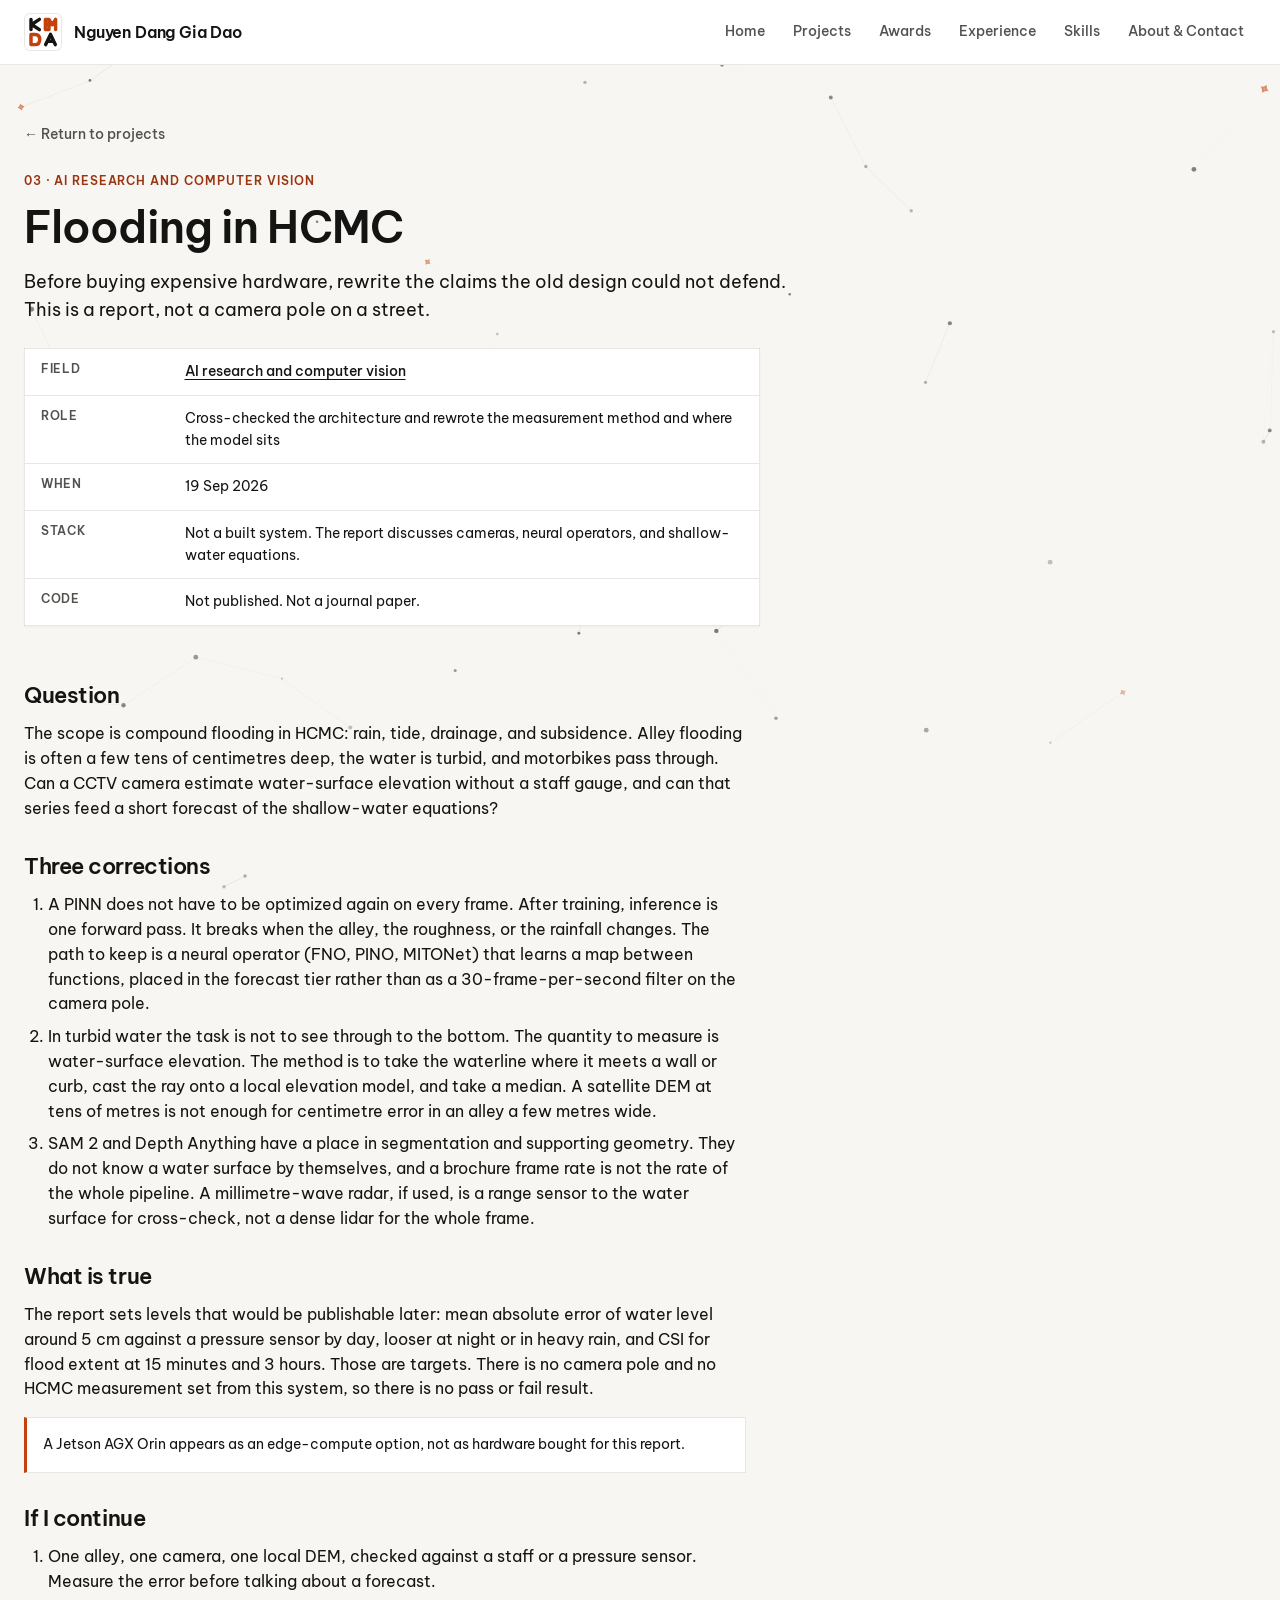
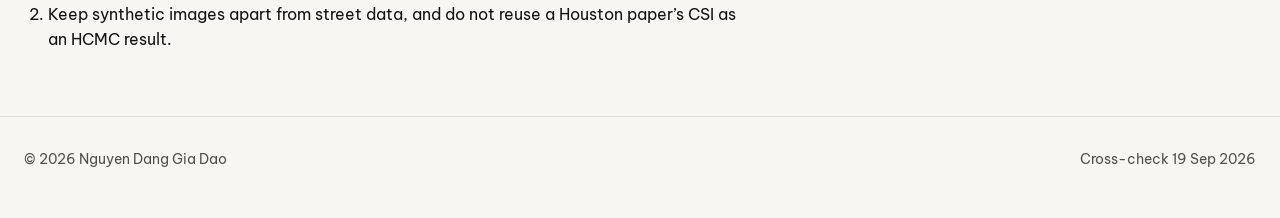
<file: work/flood.html>
<!DOCTYPE html>
<html lang="en">
<head>
  <meta charset="utf-8">
  <meta name="viewport" content="width=device-width, initial-scale=1">
  <meta name="theme-color" content="#f7f6f2">
  <title>Flooding in HCMC · Nguyen Dang Gia Dao</title>
  <meta name="description" content="A cross-checked report on contactless flood observation and short-range neural-operator forecasts for HCMC.">
  <link rel="icon" href="../favicon.svg" type="image/svg+xml">
  <link rel="preconnect" href="https://fonts.googleapis.com">
  <link rel="preconnect" href="https://fonts.gstatic.com" crossorigin>
  <link href="https://fonts.googleapis.com/css2?family=Be+Vietnam+Pro:ital,wght@0,400;0,500;0,600;1,400&display=swap" rel="stylesheet">
  <link rel="stylesheet" href="../css/site.css">
</head>
<body>
  <a class="skip" href="#content">Skip to main content</a>
  <header class="site-header">
    <div class="wrap">
      <a class="mark" href="../index.html" translate="no"><img class="mark-logo" src="../images/kemda-logo.svg" alt="KEMDA" width="38" height="38"><span class="mark-full">Nguyen Dang Gia Dao</span><span class="mark-short">KEMDA</span></a>
      <div class="nav-wrap">
        <button class="nav-burger" type="button" data-nav-burger aria-expanded="false" aria-controls="primary-nav">Open menu</button>
        <nav class="nav-links" id="primary-nav" aria-label="Primary">
          <a href="../index.html#home">Home</a>
          <a href="../index.html#work">Projects</a>
          <a href="../index.html#awards">Awards</a>
          <a href="../index.html#experience">Experience</a>
          <a href="../index.html#skills">Skills</a>
          <a href="../index.html#about">About &amp; Contact</a>
        </nav>
      </div>
    </div>
  </header>
  <main id="content">
    <article>
      <header class="case-hero">
        <div class="wrap">
          <a class="back" href="../index.html#research">← Return to projects</a>
          <p class="kicker">03 · AI research and computer vision</p>
          <h1>Flooding in HCMC</h1>
          <p class="lede">
            Before buying expensive hardware, rewrite the claims the old design could not defend. This is a report, not a camera pole on a street.
          </p>
          <table class="facts">
            <tr>
              <th>Field</th>
              <td><a href="../index.html#research">AI research and computer vision</a></td>
            </tr>
            <tr>
              <th>Role</th>
              <td>Cross-checked the architecture and rewrote the measurement method and where the model sits</td>
            </tr>
            <tr>
              <th>When</th>
              <td>19 Sep 2026</td>
            </tr>
            <tr>
              <th>Stack</th>
              <td>Not a built system. The report discusses cameras, neural operators, and shallow-water equations.</td>
            </tr>
            <tr>
              <th>Code</th>
              <td>Not published. Not a journal paper.</td>
            </tr>
          </table>
        </div>
      </header>
      <div class="wrap story">
        <section>
          <h2>Question</h2>
          <p>
            The scope is compound flooding in HCMC: rain, tide, drainage, and subsidence. Alley flooding is often a few tens of centimetres deep, the water is turbid, and motorbikes pass through. Can a CCTV camera estimate water-surface elevation without a staff gauge, and can that series feed a short forecast of the shallow-water equations?
          </p>
        </section>
        <section>
          <h2>Three corrections</h2>
          <ol>
            <li>
              A PINN does not have to be optimized again on every frame. After training, inference is one forward pass. It breaks when the alley, the roughness, or the rainfall changes. The path to keep is a neural operator (FNO, PINO, MITONet) that learns a map between functions, placed in the forecast tier rather than as a 30-frame-per-second filter on the camera pole.
            </li>
            <li>
              In turbid water the task is not to see through to the bottom. The quantity to measure is water-surface elevation. The method is to take the waterline where it meets a wall or curb, cast the ray onto a local elevation model, and take a median. A satellite DEM at tens of metres is not enough for centimetre error in an alley a few metres wide.
            </li>
            <li>
              SAM 2 and Depth Anything have a place in segmentation and supporting geometry. They do not know a water surface by themselves, and a brochure frame rate is not the rate of the whole pipeline. A millimetre-wave radar, if used, is a range sensor to the water surface for cross-check, not a dense lidar for the whole frame.
            </li>
          </ol>
        </section>
        <section>
          <h2>What is true</h2>
          <p>
            The report sets levels that would be publishable later: mean absolute error of water level around 5&nbsp;cm against a pressure sensor by day, looser at night or in heavy rain, and CSI for flood extent at 15&nbsp;minutes and 3&nbsp;hours. Those are targets. There is no camera pole and no HCMC measurement set from this system, so there is no pass or fail result.
          </p>
          <p class="callout">
            A Jetson AGX Orin appears as an edge-compute option, not as hardware bought for this report.
          </p>
        </section>
        <section>
          <h2>If I continue</h2>
          <ol>
            <li>One alley, one camera, one local DEM, checked against a staff or a pressure sensor. Measure the error before talking about a forecast.</li>
            <li>Keep synthetic images apart from street data, and do not reuse a Houston paper’s CSI as an HCMC result.</li>
          </ol>
        </section>
      </div>
    </article>
  </main>
  <footer class="site-footer"><div class="wrap"><span>© 2026 Nguyen Dang Gia Dao</span><span>Cross-check 19 Sep 2026</span></div></footer>
  <script src="../js/site.js"></script>
</body>
</html>
</file>
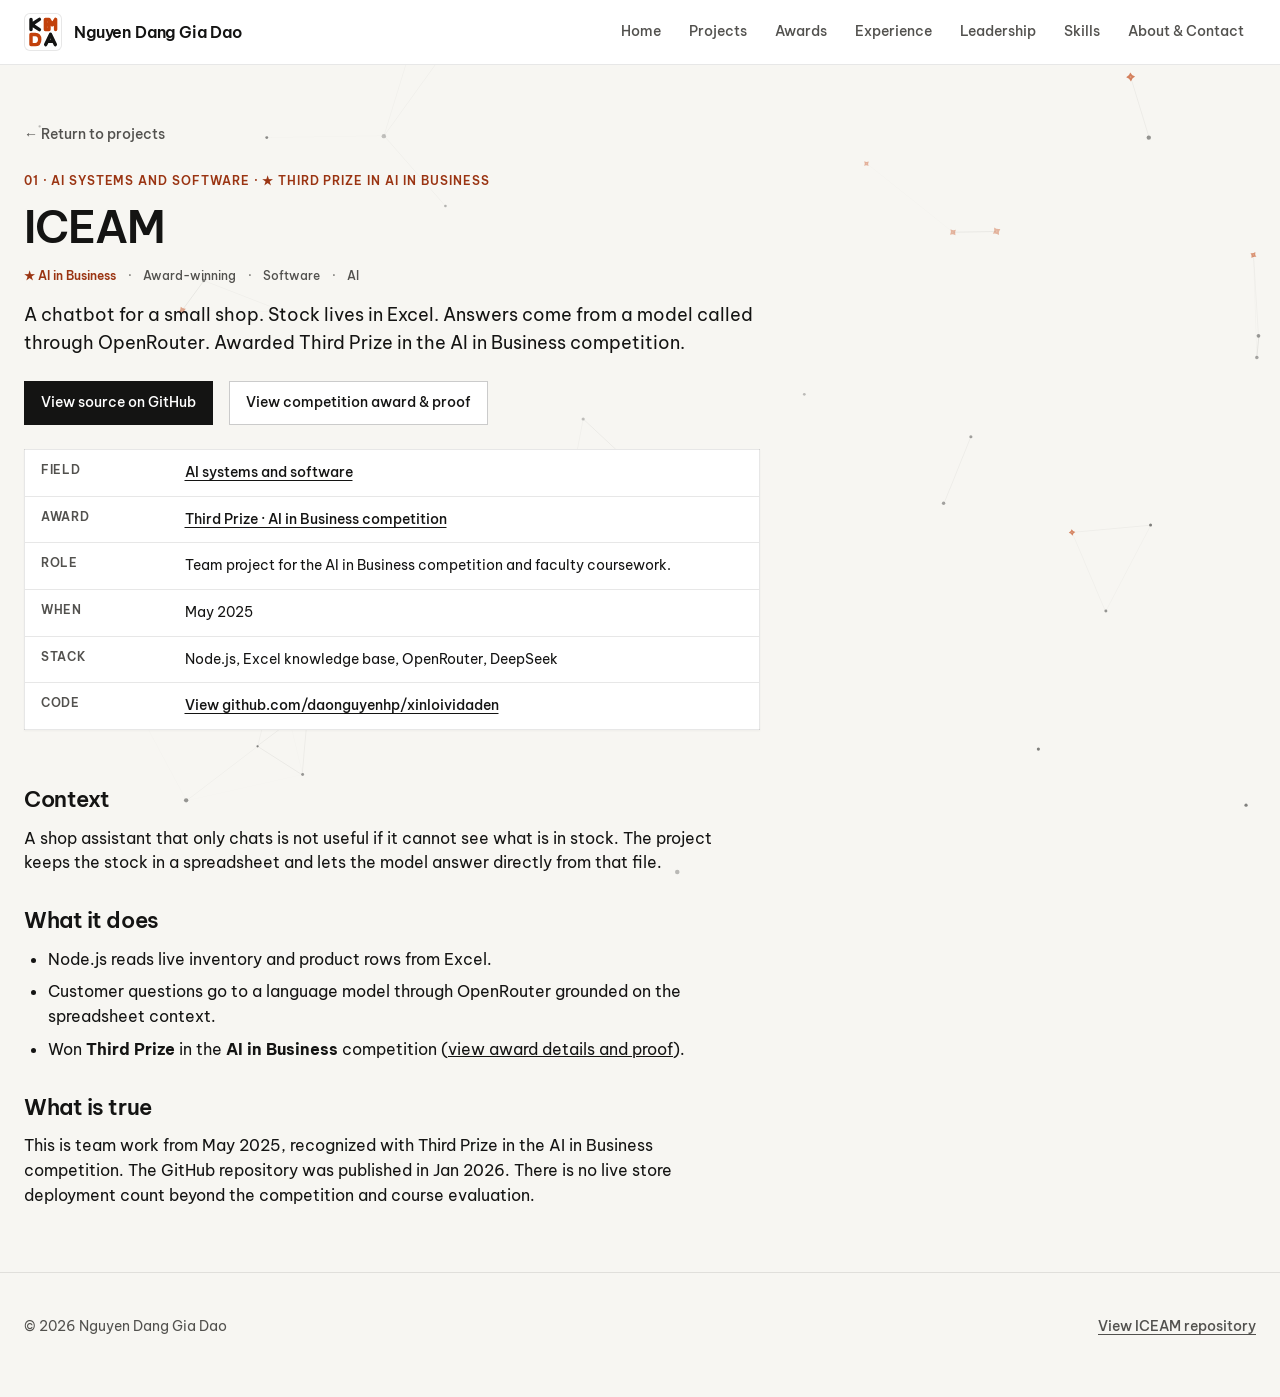
<file: work/iceam.html>
<!DOCTYPE html>
<html lang="en">
<head>
  <meta charset="utf-8">
  <meta name="viewport" content="width=device-width, initial-scale=1">
  <meta name="theme-color" content="#f7f6f2">
  <title>ICEAM · Nguyen Dang Gia Dao</title>
  <meta name="description" content="ICEAM is an award-winning chatbot for small shops that reads stock from Excel and calls an LLM. Won Third Prize in the AI in Business competition.">
  <link rel="icon" href="../favicon.svg" type="image/svg+xml">
  <link rel="preconnect" href="https://fonts.googleapis.com">
  <link rel="preconnect" href="https://fonts.gstatic.com" crossorigin>
  <link href="https://fonts.googleapis.com/css2?family=Be+Vietnam+Pro:ital,wght@0,400;0,500;0,600;1,400&display=swap" rel="stylesheet">
  <link rel="stylesheet" href="../css/site.css?v=20261125">
</head>
<body>
  <a class="skip" href="#content">Skip to main content</a>
  <header class="site-header">
    <div class="wrap">
      <a class="mark" href="../index.html" translate="no"><img class="mark-logo" src="../images/kemda-logo.svg" alt="KEMDA" width="38" height="38"><span class="mark-full">Nguyen Dang Gia Dao</span><span class="mark-short">KEMDA</span></a>
      <div class="nav-wrap">
        <button class="nav-burger" type="button" data-nav-burger aria-expanded="false" aria-controls="primary-nav">Open menu</button>
        <nav class="nav-links" id="primary-nav" aria-label="Primary">
          <a href="../index.html#home">Home</a>
          <a href="../index.html#work">Projects</a>
          <a href="../index.html#awards">Awards</a>
          <a href="../index.html#experience">Experience</a>
          <a href="../index.html#leadership">Leadership</a>
          <a href="../index.html#skills">Skills</a>
          <a href="../index.html#about">About &amp; Contact</a>
        </nav>
      </div>
    </div>
  </header>
  <main id="content">
    <article>
      <header class="case-hero">
        <div class="wrap">
          <a class="back" href="../index.html#ai-software">← Return to projects</a>
          <p class="kicker">01 · AI systems and software · ★ Third Prize in AI in Business</p>
          <h1 translate="no">ICEAM</h1>
          <ul class="tags" aria-label="Tags">
            <li class="tag tag-award">★ AI in Business</li>
            <li class="tag">Award-winning</li>
            <li class="tag">Software</li>
            <li class="tag">AI</li>
          </ul>
          <p class="lede">A chatbot for a small shop. Stock lives in Excel. Answers come from a model called through OpenRouter. Awarded Third Prize in the AI in Business competition.</p>
          <div class="hero-actions">
            <a class="button" href="https://github.com/daonguyenhp/xinloividaden" rel="noopener">View source on GitHub</a>
            <a class="button-secondary" href="../index.html#award-iceam">View competition award &amp; proof</a>
          </div>
          <table class="facts">
            <tr>
              <th>Field</th>
              <td><a href="../index.html#ai-software">AI systems and software</a></td>
            </tr>
            <tr>
              <th>Award</th>
              <td><a href="../index.html#award-iceam">Third Prize · AI in Business competition</a></td>
            </tr>
            <tr>
              <th>Role</th>
              <td>Team project for the AI in Business competition and faculty coursework.</td>
            </tr>
            <tr>
              <th>When</th>
              <td>May 2025</td>
            </tr>
            <tr>
              <th>Stack</th>
              <td translate="no">Node.js, Excel knowledge base, OpenRouter, DeepSeek</td>
            </tr>
            <tr>
              <th>Code</th>
              <td><a href="https://github.com/daonguyenhp/xinloividaden" rel="noopener">View github.com/daonguyenhp/xinloividaden</a></td>
            </tr>
          </table>
        </div>
      </header>
      <div class="wrap story">
        <section>
          <h2>Context</h2>
          <p>A shop assistant that only chats is not useful if it cannot see what is in stock. The project keeps the stock in a spreadsheet and lets the model answer directly from that file.</p>
        </section>
        <section>
          <h2>What it does</h2>
          <ul>
            <li>Node.js reads live inventory and product rows from Excel.</li>
            <li>Customer questions go to a language model through OpenRouter grounded on the spreadsheet context.</li>
            <li>Won <strong>Third Prize</strong> in the <strong>AI in Business</strong> competition (<a href="../index.html#award-iceam">view award details and proof</a>).</li>
          </ul>
        </section>
        <section>
          <h2>What is true</h2>
          <p>This is team work from May 2025, recognized with Third Prize in the AI in Business competition. The GitHub repository was published in Jan 2026. There is no live store deployment count beyond the competition and course evaluation.</p>
        </section>
      </div>
    </article>
  </main>
  <footer class="site-footer"><div class="wrap"><span>© 2026 Nguyen Dang Gia Dao</span><a href="https://github.com/daonguyenhp/xinloividaden" rel="noopener">View ICEAM repository</a></div></footer>
  <script src="../js/site.js?v=20261125"></script>
</body>
</html>
</file>
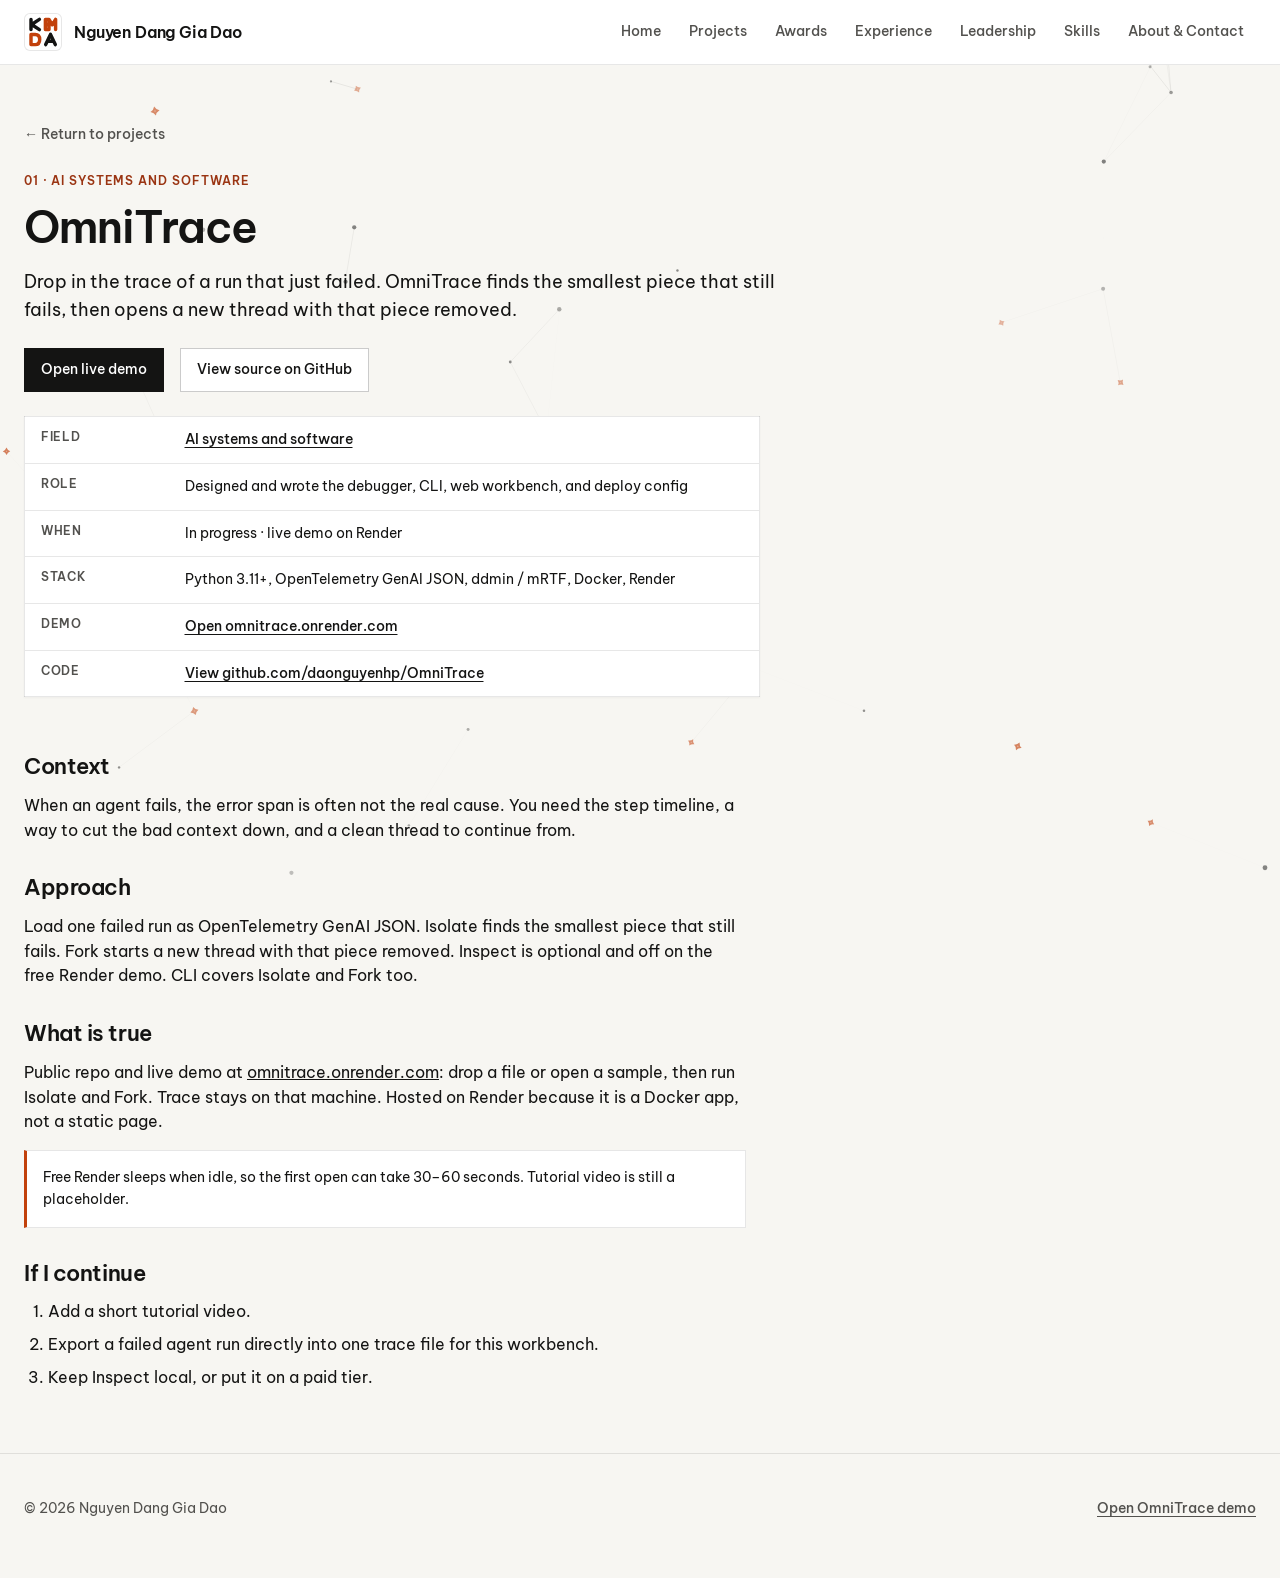
<file: work/omnitrace.html>
<!DOCTYPE html>
<html lang="en">
<head>
  <meta charset="utf-8">
  <meta name="viewport" content="width=device-width, initial-scale=1">
  <meta name="theme-color" content="#f7f6f2">
  <title>OmniTrace · Nguyen Dang Gia Dao</title>
  <meta name="description" content="OmniTrace is a debugger for one failed agent run: load an OTLP JSON trace, isolate the failing span, fork a cleaned thread. Live demo on Render.">
  <link rel="icon" href="../favicon.svg" type="image/svg+xml">
  <link rel="preconnect" href="https://fonts.googleapis.com">
  <link rel="preconnect" href="https://fonts.gstatic.com" crossorigin>
  <link href="https://fonts.googleapis.com/css2?family=Be+Vietnam+Pro:ital,wght@0,400;0,500;0,600;1,400&display=swap" rel="stylesheet">
  <link rel="stylesheet" href="../css/site.css?v=20261125">
</head>
<body>
  <a class="skip" href="#content">Skip to main content</a>
  <header class="site-header">
    <div class="wrap">
      <a class="mark" href="../index.html" translate="no"><img class="mark-logo" src="../images/kemda-logo.svg" alt="KEMDA" width="38" height="38"><span class="mark-full">Nguyen Dang Gia Dao</span><span class="mark-short">KEMDA</span></a>
      <div class="nav-wrap">
        <button class="nav-burger" type="button" data-nav-burger aria-expanded="false" aria-controls="primary-nav">Open menu</button>
        <nav class="nav-links" id="primary-nav" aria-label="Primary">
          <a href="../index.html#home">Home</a>
          <a href="../index.html#work">Projects</a>
          <a href="../index.html#awards">Awards</a>
          <a href="../index.html#experience">Experience</a>
          <a href="../index.html#leadership">Leadership</a>
          <a href="../index.html#skills">Skills</a>
          <a href="../index.html#about">About &amp; Contact</a>
        </nav>
      </div>
    </div>
  </header>
  <main id="content">
    <article>
      <header class="case-hero">
        <div class="wrap">
          <a class="back" href="../index.html#ai-software">← Return to projects</a>
          <p class="kicker">01 · AI systems and software</p>
          <h1 translate="no">OmniTrace</h1>
          <p class="lede">
            Drop in the trace of a run that just failed. OmniTrace finds the smallest piece that still fails, then opens a new thread with that piece removed.
          </p>
          <div class="hero-actions">
            <a class="button" href="https://omnitrace.onrender.com/" rel="noopener">Open live demo</a>
            <a class="button-secondary" href="https://github.com/daonguyenhp/OmniTrace" rel="noopener">View source on GitHub</a>
          </div>
          <table class="facts">
            <tr>
              <th>Field</th>
              <td><a href="../index.html#ai-software">AI systems and software</a></td>
            </tr>
            <tr>
              <th>Role</th>
              <td>Designed and wrote the debugger, CLI, web workbench, and deploy config</td>
            </tr>
            <tr>
              <th>When</th>
              <td>In progress · live demo on Render</td>
            </tr>
            <tr>
              <th>Stack</th>
              <td translate="no">Python 3.11+, OpenTelemetry GenAI JSON, ddmin / mRTF, Docker, Render</td>
            </tr>
            <tr>
              <th>Demo</th>
              <td><a href="https://omnitrace.onrender.com/" rel="noopener">Open omnitrace.onrender.com</a></td>
            </tr>
            <tr>
              <th>Code</th>
              <td><a href="https://github.com/daonguyenhp/OmniTrace" rel="noopener">View github.com/daonguyenhp/OmniTrace</a></td>
            </tr>
          </table>
        </div>
      </header>
      <div class="wrap story">
        <section>
          <h2>Context</h2>
          <p>
            When an agent fails, the error span is often not the real cause. You need the step timeline, a way to cut the bad context down, and a clean thread to continue from.
          </p>
        </section>
        <section>
          <h2>Approach</h2>
          <p>
            Load one failed run as OpenTelemetry GenAI JSON. Isolate finds the smallest piece that still fails. Fork starts a new thread with that piece removed. Inspect is optional and off on the free Render demo. CLI covers Isolate and Fork too.
          </p>
        </section>
        <section>
          <h2>What is true</h2>
          <p>
            Public repo and live demo at <a href="https://omnitrace.onrender.com/" rel="noopener">omnitrace.onrender.com</a>: drop a file or open a sample, then run Isolate and Fork. Trace stays on that machine. Hosted on Render because it is a Docker app, not a static page.
          </p>
          <p class="callout">
            Free Render sleeps when idle, so the first open can take 30–60 seconds. Tutorial video is still a placeholder.
          </p>
        </section>
        <section>
          <h2>If I continue</h2>
          <ol>
            <li>Add a short tutorial video.</li>
            <li>Export a failed agent run directly into one trace file for this workbench.</li>
            <li>Keep Inspect local, or put it on a paid tier.</li>
          </ol>
        </section>
      </div>
    </article>
  </main>
  <footer class="site-footer"><div class="wrap"><span>© 2026 Nguyen Dang Gia Dao</span><a href="https://omnitrace.onrender.com/" rel="noopener">Open OmniTrace demo</a></div></footer>
  <script src="../js/site.js?v=20261125"></script>
</body>
</html>
</file>
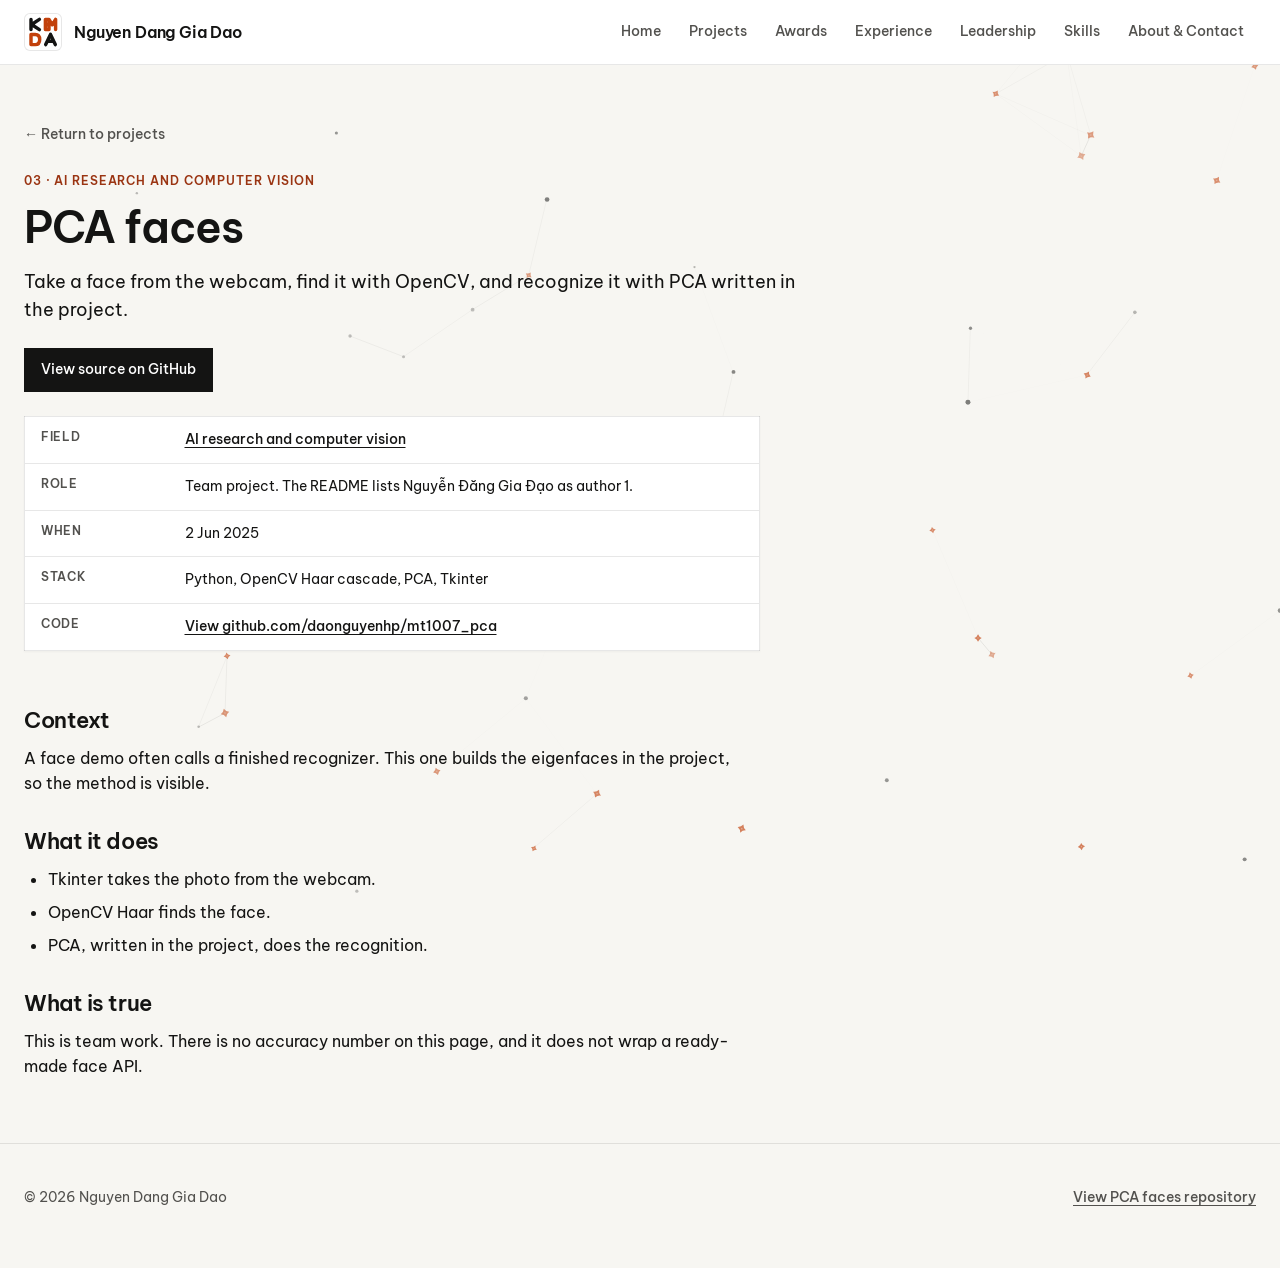
<file: work/pca.html>
<!DOCTYPE html>
<html lang="en">
<head>
  <meta charset="utf-8">
  <meta name="viewport" content="width=device-width, initial-scale=1">
  <meta name="theme-color" content="#f7f6f2">
  <title>PCA faces · Nguyen Dang Gia Dao</title>
  <meta name="description" content="PCA faces is a team project that builds eigenfaces from a webcam with OpenCV and Tkinter.">
  <link rel="icon" href="../favicon.svg" type="image/svg+xml">
  <link rel="preconnect" href="https://fonts.googleapis.com">
  <link rel="preconnect" href="https://fonts.gstatic.com" crossorigin>
  <link href="https://fonts.googleapis.com/css2?family=Be+Vietnam+Pro:ital,wght@0,400;0,500;0,600;1,400&display=swap" rel="stylesheet">
  <link rel="stylesheet" href="../css/site.css?v=20261125">
</head>
<body>
  <a class="skip" href="#content">Skip to main content</a>
  <header class="site-header">
    <div class="wrap">
      <a class="mark" href="../index.html" translate="no"><img class="mark-logo" src="../images/kemda-logo.svg" alt="KEMDA" width="38" height="38"><span class="mark-full">Nguyen Dang Gia Dao</span><span class="mark-short">KEMDA</span></a>
      <div class="nav-wrap">
        <button class="nav-burger" type="button" data-nav-burger aria-expanded="false" aria-controls="primary-nav">Open menu</button>
        <nav class="nav-links" id="primary-nav" aria-label="Primary">
          <a href="../index.html#home">Home</a>
          <a href="../index.html#work">Projects</a>
          <a href="../index.html#awards">Awards</a>
          <a href="../index.html#experience">Experience</a>
          <a href="../index.html#leadership">Leadership</a>
          <a href="../index.html#skills">Skills</a>
          <a href="../index.html#about">About &amp; Contact</a>
        </nav>
      </div>
    </div>
  </header>
  <main id="content">
    <article>
      <header class="case-hero">
        <div class="wrap">
          <a class="back" href="../index.html#research">← Return to projects</a>
          <p class="kicker">03 · AI research and computer vision</p>
          <h1>PCA faces</h1>
          <p class="lede">Take a face from the webcam, find it with OpenCV, and recognize it with PCA written in the project.</p>
          <div class="hero-actions">
            <a class="button" href="https://github.com/daonguyenhp/mt1007_pca" rel="noopener">View source on GitHub</a>
          </div>
          <table class="facts">
            <tr>
              <th>Field</th>
              <td><a href="../index.html#research">AI research and computer vision</a></td>
            </tr>
            <tr>
              <th>Role</th>
              <td>Team project. The README lists Nguyễn Đăng Gia Đạo as author 1.</td>
            </tr>
            <tr>
              <th>When</th>
              <td>2 Jun 2025</td>
            </tr>
            <tr>
              <th>Stack</th>
              <td translate="no">Python, OpenCV Haar cascade, PCA, Tkinter</td>
            </tr>
            <tr>
              <th>Code</th>
              <td><a href="https://github.com/daonguyenhp/mt1007_pca" rel="noopener">View github.com/daonguyenhp/mt1007_pca</a></td>
            </tr>
          </table>
        </div>
      </header>
      <div class="wrap story">
        <section>
          <h2>Context</h2>
          <p>A face demo often calls a finished recognizer. This one builds the eigenfaces in the project, so the method is visible.</p>
        </section>
        <section>
          <h2>What it does</h2>
          <ul>
            <li>Tkinter takes the photo from the webcam.</li>
            <li>OpenCV Haar finds the face.</li>
            <li>PCA, written in the project, does the recognition.</li>
          </ul>
        </section>
        <section>
          <h2>What is true</h2>
          <p>This is team work. There is no accuracy number on this page, and it does not wrap a ready-made face API.</p>
        </section>
      </div>
    </article>
  </main>
  <footer class="site-footer"><div class="wrap"><span>© 2026 Nguyen Dang Gia Dao</span><a href="https://github.com/daonguyenhp/mt1007_pca" rel="noopener">View PCA faces repository</a></div></footer>
  <script src="../js/site.js?v=20261125"></script>
</body>
</html>
</file>
<file: css/site.css>
:root {
  /* Viewport tokens (viewports skill: narrow / medium / wide only) */
  --vp-narrow: 375px;
  --vp-medium: 768px;
  --vp-wide: 1280px;

  /* Colour Palette (60-30-10 & L0-L3 elevation tokens, no AI purple slop) */
  --surface-l0: #f7f6f2;
  --surface-l1: #ffffff;
  --surface-l2: #ffffff;
  --surface-l3: #ffffff;
  --surface-muted: #efede7;
  --bg-deep: #141413;
  --ink: #141413;
  --muted: #52514e;
  --faint: #6e6d6a;
  --line: rgba(20, 20, 19, 0.1);
  --line-strong: rgba(20, 20, 19, 0.22);
  --shadow-l1: 0 1px 2px rgba(0, 0, 0, 0.04);
  --shadow-l2: 0 4px 12px rgba(0, 0, 0, 0.06);
  --accent: #c2410c;
  --accent-deep: #9a3412;
  --accent-subtle: #fff7ed;

  /* Typography tokens (max 3 weights: 400, 500, 600; Minor Third 1.2 scale) */
  --font: "Be Vietnam Pro", -apple-system, BlinkMacSystemFont, "Segoe UI", sans-serif;
  --font-regular: 400;
  --font-medium: 500;
  --font-semibold: 600;

  --text-meta: 0.75rem;       /* 12px — timestamps, uppercase tags, chips, legal */
  --text-secondary: 0.875rem; /* 14px — supporting descriptions, card bodies, footers, buttons */
  --text-body: 1rem;          /* 16px — primary prose, section leads */
  --text-h4: 1.125rem;        /* 18px — card / award / panel titles */
  --text-h3: 1.375rem;        /* 22px — field & subsection headings */
  --text-h2: 1.875rem;        /* 30px — main section headings */
  --text-h1: clamp(2.125rem, 4vw, 2.75rem); /* 34px -> 44px — hero display title */

  --leading-tight: 1.15;
  --leading-heading: 1.25;
  --leading-body: 1.55;
  --leading-meta: 1.4;

  /* Spacing tokens (8pt / 4pt spatial grid) */
  --space-1: 0.25rem; /* 4px */
  --space-2: 0.5rem;  /* 8px */
  --space-3: 0.75rem; /* 12px */
  --space-4: 1rem;    /* 16px */
  --space-6: 1.5rem;  /* 24px */
  --space-8: 2rem;    /* 32px */
  --space-12: 3rem;   /* 48px */
  --space-16: 4rem;   /* 64px */
  --space-24: 6rem;   /* 96px */
  --space-32: 8rem;   /* 128px */
  --gutter: 1.5rem;   /* 24px */
  --header: 4rem;     /* 64px */
  --hit: 2.75rem;     /* 44px WCAG 2.1 AA touch floor */
  --prose-max: 70ch;

  /* Motion tokens (motion skill: 100/150/200/300ms, transform/opacity only) */
  --motion-100: 100ms;
  --motion-150: 150ms;
  --motion-200: 200ms;
  --motion-300: 300ms;
  --ease-out: cubic-bezier(0.16, 1, 0.3, 1);
  --ease-in: cubic-bezier(0.7, 0, 0.84, 0);
}

*,
*::before,
*::after {
  box-sizing: border-box;
}

html {
  width: 100%;
  scroll-behavior: smooth;
}

@media (pointer: fine) {
  html {
    overscroll-behavior: none;
  }
}

body {
  width: 100%;
  margin: 0;
  color: var(--ink);
  background: var(--surface-l0);
  font-family: var(--font);
  font-size: var(--text-body);
  font-weight: var(--font-regular);
  line-height: var(--leading-body);
  text-rendering: optimizeLegibility;
  font-feature-settings: "kern" 1;
}

::selection {
  background: var(--accent);
  color: var(--surface-l1);
}

img {
  max-width: 100%;
}

a {
  color: inherit;
  touch-action: manipulation;
}

button {
  touch-action: manipulation;
}

:focus {
  outline: none;
}

:focus-visible {
  outline: 2px solid var(--accent);
  outline-offset: 2px;
}

.skip {
  position: absolute;
  left: var(--space-4);
  top: -4rem;
  z-index: 100;
  background: var(--ink);
  color: var(--surface-l1);
  padding: var(--space-2) var(--space-4);
  font-size: var(--text-secondary);
  font-weight: var(--font-medium);
  text-decoration: none;
}

.skip:focus-visible {
  top: var(--space-2);
}

/* Cap the main page content, not the app shell or header chrome (viewports skill) */
main {
  position: relative;
  z-index: 1;
  width: 100%;
  max-width: var(--vp-wide);
  margin-inline: auto;
}

.ambient-canvas {
  position: fixed;
  inset: 0;
  width: 100%;
  height: 100%;
  z-index: 0;
  pointer-events: none;
}

.fx-canvas {
  position: fixed;
  inset: 0;
  width: 100%;
  height: 100%;
  z-index: 200;
  pointer-events: none;
}

.wrap {
  width: 100%;
  padding-inline: var(--gutter);
  margin-inline: auto;
}

.site-header,
.site-footer {
  width: 100%;
}

.site-header {
  position: sticky;
  top: 0;
  z-index: 100;
  background: var(--surface-l1);
  border-bottom: 1px solid var(--line);
}

.site-header .wrap,
.site-footer .wrap {
  max-width: var(--vp-wide);
}

.site-header .wrap {
  min-height: var(--header);
  display: flex;
  align-items: center;
  justify-content: space-between;
  gap: var(--space-4);
}

.mark {
  display: inline-flex;
  align-items: center;
  gap: var(--space-3);
  min-height: var(--hit);
  font-weight: var(--font-semibold);
  font-size: var(--text-body);
  letter-spacing: -0.01em;
  text-decoration: none;
}

.mark-logo {
  width: 2.375rem;
  height: 2.375rem;
  display: block;
  flex: none;
  border: 1px solid var(--line);
  border-radius: 6px;
  background: #ffffff;
  transition: transform var(--motion-150) var(--ease-out);
}

.mark:hover .mark-logo {
  transform: scale(1.06) rotate(-2deg);
}

.mark-short {
  display: none;
}

.nav-wrap {
  display: flex;
  align-items: center;
}

.nav-burger {
  display: none;
  align-items: center;
  justify-content: center;
  min-width: var(--hit);
  min-height: var(--hit);
  border: 1px solid var(--line-strong);
  background: var(--surface-l1);
  color: var(--ink);
  padding: var(--space-2) var(--space-3);
  font: inherit;
  font-size: var(--text-secondary);
  font-weight: var(--font-medium);
  white-space: nowrap;
  cursor: pointer;
}

.nav-burger:hover {
  border-color: var(--ink);
  background: var(--surface-l0);
}

.nav-links {
  display: flex;
  align-items: center;
  gap: var(--space-1);
}

.nav-links a {
  position: relative;
  display: inline-flex;
  align-items: center;
  min-height: var(--hit);
  padding-inline: var(--space-3);
  text-decoration: none;
  color: var(--muted);
  font-size: var(--text-secondary);
  font-weight: var(--font-medium);
}

/* Active & hover indicator animated purely via transform & opacity (motion skill) */
.nav-links a::after {
  content: "";
  position: absolute;
  left: var(--space-3);
  right: var(--space-3);
  bottom: 0.45rem;
  height: 2px;
  background: var(--accent);
  transform: scaleX(0);
  transform-origin: left center;
  opacity: 0;
  transition:
    transform var(--motion-200) var(--ease-out),
    opacity var(--motion-150) var(--ease-out);
}

.nav-links a:hover,
.nav-links a[aria-current="page"],
.nav-links a.is-active {
  color: var(--ink);
}

.nav-links a:hover::after,
.nav-links a[aria-current="page"]::after,
.nav-links a.is-active::after {
  transform: scaleX(1);
  opacity: 1;
}

/* Spacious section rhythm so active tab content stands isolated without visual crowding */
.hero {
  min-height: calc(88vh - var(--header));
  display: flex;
  align-items: center;
  padding: var(--space-24) 0;
  scroll-margin-top: var(--header);
}

.section {
  min-height: 78vh;
  display: flex;
  flex-direction: column;
  justify-content: center;
  padding: var(--space-24) 0 var(--space-32);
  border-top: 1px solid var(--line);
  scroll-margin-top: var(--header);
}

/* Subtle section focus highlight when navigated via tab */
@keyframes sectionFocusPulse {
  0% {
    opacity: 0.72;
    transform: translateY(6px);
  }
  100% {
    opacity: 1;
    transform: translateY(0);
  }
}

.section.is-targeted,
.hero.is-targeted,
.field-block.is-targeted {
  animation: sectionFocusPulse var(--motion-300) var(--ease-out);
}

/* Scroll-triggered section reveal using transform & opacity tokens */
.js-ready .reveal-section {
  opacity: 0;
  transform: translateY(8px);
  transition:
    opacity var(--motion-300) var(--ease-out),
    transform var(--motion-300) var(--ease-out);
}

.js-ready .reveal-section.is-visible {
  opacity: 1;
  transform: translateY(0);
}

.eyebrow,
.kicker {
  margin: 0 0 var(--space-3);
  color: var(--accent-deep);
  font-size: var(--text-meta);
  font-weight: var(--font-semibold);
  letter-spacing: 0.08em;
  text-transform: uppercase;
  line-height: var(--leading-meta);
}

/* HCMUT University affiliation lockup in Home hero */
.uni-badge {
  position: relative;
  display: inline-flex;
  align-items: center;
  gap: var(--space-3);
  min-height: var(--hit);
  margin: 0 0 var(--space-6);
  padding: var(--space-2) var(--space-4) var(--space-2) var(--space-2);
  background: var(--surface-l1);
  border: 1px solid var(--line-strong);
  box-shadow: var(--shadow-l1);
  text-decoration: none;
  color: inherit;
  transition: transform var(--motion-200) var(--ease-out);
}

.uni-badge:hover {
  border-color: var(--ink);
  transform: translateY(-2px);
}

.uni-logo-frame {
  display: inline-flex;
  align-items: center;
  justify-content: center;
  width: 3rem;
  height: 3rem;
  padding: var(--space-1);
  background: var(--surface-l0);
  border: 1px solid var(--line);
  flex: none;
}

.uni-logo {
  width: 2.35rem;
  height: 2.35rem;
  object-fit: contain;
  flex: none;
  display: block;
}

.uni-text {
  display: flex;
  flex-direction: column;
  gap: 2px;
}

.uni-vi {
  font-size: var(--text-secondary);
  font-weight: var(--font-semibold);
  color: var(--ink);
  line-height: var(--leading-meta);
}

.uni-en {
  font-size: var(--text-meta);
  font-weight: var(--font-medium);
  color: var(--muted);
  line-height: var(--leading-meta);
}

.uni-arrow {
  margin-left: var(--space-2);
  color: var(--faint);
  font-size: var(--text-secondary);
}

.uni-badge:hover .uni-arrow {
  color: #00529c;
}

.edu-head {
  display: flex;
  align-items: flex-start;
  gap: var(--space-3);
}

.edu-logo {
  width: 2.25rem;
  height: 2.25rem;
  object-fit: contain;
  flex: none;
  margin-top: var(--space-1);
}

.panel-org-vi {
  margin: 2px 0 0;
  font-size: var(--text-meta);
  font-weight: var(--font-medium);
  color: var(--muted);
  line-height: var(--leading-meta);
}

h1,
h2,
h3 {
  font-weight: var(--font-semibold);
  letter-spacing: -0.02em;
  line-height: var(--leading-heading);
  text-wrap: balance;
}

h1 {
  margin: 0;
  max-width: 18ch;
  font-size: var(--text-h1);
  line-height: var(--leading-tight);
}

h2 {
  margin: 0;
  font-size: var(--text-h2);
}

h3 {
  margin: 0;
  font-size: var(--text-h3);
}

.lede {
  max-width: 65ch;
  margin: var(--space-4) 0 0;
  font-size: var(--text-h4);
  font-weight: var(--font-regular);
  line-height: var(--leading-body);
  color: var(--ink);
}

.hero-layout {
  display: grid;
  grid-template-columns: minmax(0, 1.35fr) minmax(18rem, 0.75fr);
  gap: var(--space-12);
  align-items: end;
}

.hero-actions {
  display: flex;
  flex-wrap: wrap;
  gap: var(--space-3) var(--space-4);
  align-items: center;
  margin-top: var(--space-6);
}

.button {
  display: inline-flex;
  align-items: center;
  justify-content: center;
  min-height: var(--hit);
  text-decoration: none;
  background: var(--ink);
  color: var(--surface-l1);
  padding: var(--space-2) var(--space-4);
  border: 1px solid var(--ink);
  font-family: inherit;
  font-weight: var(--font-medium);
  font-size: var(--text-secondary);
  cursor: pointer;
  transition:
    transform var(--motion-150) var(--ease-out),
    opacity var(--motion-150) var(--ease-out);
}

.button:hover {
  background: var(--accent);
  border-color: var(--accent);
  color: var(--surface-l1);
  transform: translateY(-1px);
}

.button:active {
  transform: translateY(0);
}

.button-secondary {
  display: inline-flex;
  align-items: center;
  justify-content: center;
  min-height: var(--hit);
  text-decoration: none;
  background: var(--surface-l1);
  color: var(--ink);
  padding: var(--space-2) var(--space-4);
  border: 1px solid var(--line-strong);
  font-family: inherit;
  font-weight: var(--font-medium);
  font-size: var(--text-secondary);
  cursor: pointer;
  transition:
    transform var(--motion-150) var(--ease-out),
    opacity var(--motion-150) var(--ease-out);
}

.button-secondary:hover {
  border-color: var(--ink);
  background: var(--surface-l0);
  transform: translateY(-1px);
}

.quiet {
  display: inline-flex;
  align-items: center;
  min-height: var(--hit);
  padding-inline: var(--space-2);
  color: var(--muted);
  font-size: var(--text-secondary);
  font-weight: var(--font-medium);
  overflow-wrap: anywhere;
  text-underline-offset: 0.2em;
}

.quiet:hover {
  color: var(--ink);
}

.social-row {
  display: flex;
  flex-wrap: wrap;
  align-items: center;
  gap: var(--space-2);
}

.social {
  display: inline-flex;
  align-items: center;
  min-height: var(--hit);
  gap: var(--space-2);
  padding: var(--space-2) var(--space-3);
  border: 1px solid var(--line);
  background: var(--surface-l1);
  color: var(--ink);
  font-size: var(--text-secondary);
  font-weight: var(--font-medium);
  text-decoration: none;
  line-height: var(--leading-meta);
  transition: transform var(--motion-150) var(--ease-out);
}

a.social:hover {
  border-color: var(--ink);
  color: var(--accent-deep);
  transform: translateY(-1px);
}

.social.is-pending {
  color: var(--faint);
  background: var(--surface-muted);
  cursor: default;
}

/* Cap-height optical alignment for inline icons (spacing skill) */
svg.social-icon {
  width: 1rem;
  height: 1rem;
  max-width: 1rem;
  max-height: 1rem;
  flex: none;
  display: block;
  transform: translateY(-0.5px);
}

.social-row-lg {
  margin-top: var(--space-4);
  gap: var(--space-2);
}

.contact-block .social {
  background: rgba(255, 255, 255, 0.06);
  border-color: rgba(255, 255, 255, 0.16);
  color: #f7f6f2;
}

.contact-block a.social:hover {
  background: rgba(255, 255, 255, 0.14);
  border-color: #ffffff;
  color: #ffffff;
}

.contact-block .social.is-pending {
  color: #a3a19d;
  background: rgba(255, 255, 255, 0.03);
}

.contact-list dt {
  display: inline-flex;
  align-items: center;
  gap: var(--space-2);
}

.contact-list dt .social-icon {
  color: #d6d3cd;
}

/* L1 surface list frame for hero field navigation (colour-palette skill) */
.field-jump {
  display: flex;
  flex-direction: column;
  background: var(--surface-l1);
  border: 1px solid var(--line);
  box-shadow: var(--shadow-l1);
}

.field-jump a {
  display: grid;
  grid-template-columns: 2.25rem 1fr;
  gap: var(--space-3);
  align-items: baseline;
  min-height: var(--hit);
  padding: var(--space-3) var(--space-4);
  border-bottom: 1px solid var(--line);
  text-decoration: none;
  font-variant-numeric: tabular-nums;
  transition: transform var(--motion-150) var(--ease-out);
}

.field-jump a:last-child {
  border-bottom: 0;
}

.field-jump a:hover {
  background: var(--surface-l0);
}

.field-jump a:hover .jump-name {
  color: var(--accent-deep);
  transform: translateX(4px);
}

.jump-no {
  font-size: var(--text-meta);
  font-weight: var(--font-semibold);
  letter-spacing: 0.06em;
  color: var(--faint);
}

.jump-name {
  font-size: var(--text-secondary);
  font-weight: var(--font-medium);
  transition: transform var(--motion-150) var(--ease-out);
}

.jump-count {
  color: var(--muted);
  font-size: var(--text-meta);
  font-weight: var(--font-medium);
}

.meta-row {
  display: flex;
  flex-wrap: wrap;
  gap: var(--space-2) var(--space-6);
  margin-top: var(--space-6);
  color: var(--muted);
  font-size: var(--text-secondary);
}

.section-head {
  max-width: var(--prose-max);
  margin-bottom: var(--space-8);
}

.section-head .eyebrow {
  margin-bottom: var(--space-2);
}

.section-lead {
  margin: var(--space-2) 0 0;
  max-width: var(--prose-max);
  color: var(--muted);
  font-size: var(--text-body);
}

.field-head {
  margin-bottom: var(--space-6);
  padding-bottom: var(--space-3);
  border-bottom: 1px solid var(--line);
}

.field-head .eyebrow {
  margin-bottom: var(--space-1);
}

.field-title {
  margin: 0;
  font-size: var(--text-h3);
  font-weight: var(--font-semibold);
  line-height: var(--leading-heading);
}

.field-note {
  margin: var(--space-2) 0 0;
  max-width: var(--prose-max);
  color: var(--muted);
  font-size: var(--text-secondary);
}

.cards {
  display: grid;
  grid-template-columns: repeat(2, minmax(0, 1fr));
  gap: var(--space-6);
}

.cards.two {
  grid-template-columns: repeat(2, minmax(0, 1fr));
}

.cards.three {
  grid-template-columns: repeat(3, minmax(0, 1fr));
}

/* L1 surface card: 1px uniform border + soft shadow, smooth transform lift & top accent bar on hover */
.card {
  position: relative;
  display: flex;
  flex-direction: column;
  min-height: 100%;
  padding: var(--space-6);
  background: var(--surface-l1);
  border: 1px solid var(--line);
  box-shadow: var(--shadow-l1);
  text-decoration: none;
  color: inherit;
  transition:
    transform var(--motion-200) var(--ease-out),
    opacity var(--motion-200) var(--ease-out);
}

.card::before {
  content: "";
  position: absolute;
  top: -1px;
  left: -1px;
  right: -1px;
  height: 3px;
  background: var(--accent);
  transform: scaleX(0);
  transform-origin: left center;
  transition: transform var(--motion-200) var(--ease-out);
}

.card:hover {
  border-color: var(--ink);
  transform: translateY(-3px);
}

.card:hover::before {
  transform: scaleX(1);
}

.card:hover .card-action {
  color: var(--accent-deep);
  transform: translateX(3px);
}

/* Filter reveal animation (transitions skill: <=30ms stagger, <=200ms total) */
@keyframes cardFilterEnter {
  0% {
    opacity: 0;
    transform: translateY(6px);
  }
  100% {
    opacity: 1;
    transform: translateY(0);
  }
}

.card.is-filtering-in {
  animation: cardFilterEnter var(--motion-200) var(--ease-out) both;
}

.card-top {
  display: flex;
  justify-content: space-between;
  gap: var(--space-3);
  align-items: baseline;
  color: var(--faint);
  font-size: var(--text-meta);
  font-weight: var(--font-semibold);
  letter-spacing: 0.06em;
  text-transform: uppercase;
  line-height: var(--leading-meta);
  font-variant-numeric: tabular-nums;
}

.card h3 {
  margin: var(--space-3) 0 var(--space-2);
  font-size: var(--text-h4);
  font-weight: var(--font-semibold);
  line-height: var(--leading-heading);
}

.card p {
  margin: 0;
  color: var(--muted);
  font-size: var(--text-secondary);
  line-height: var(--leading-body);
  flex: 1;
}

.card-foot {
  display: flex;
  justify-content: space-between;
  align-items: baseline;
  gap: var(--space-3);
  margin-top: var(--space-6);
  padding-top: var(--space-3);
  border-top: 1px solid var(--line);
  font-size: var(--text-secondary);
}

.card-foot span:first-child {
  color: var(--muted);
}

.card-action {
  display: inline-block;
  font-weight: var(--font-medium);
  color: var(--ink);
  white-space: nowrap;
  text-decoration: none;
  transition: transform var(--motion-150) var(--ease-out);
}

.card-title-link {
  text-decoration: none;
  color: inherit;
}

.card-title-link:hover {
  color: var(--accent-deep);
}

.card-award-pill {
  color: var(--accent-deep);
  font-weight: var(--font-semibold);
}

.card-sublink {
  color: var(--accent-deep);
  font-weight: var(--font-medium);
  text-decoration: none;
}

.card-sublink:hover {
  text-decoration: underline;
  text-underline-offset: 0.18em;
}

/* Non-clickable work-in-progress research cards */
.card-wip {
  cursor: default;
  border-style: dashed;
  border-color: var(--line-strong);
  background: var(--surface-l1);
}

.card-wip::before {
  display: none;
}

.card-wip:hover {
  transform: none;
  border-color: var(--line-strong);
}

.card-wip-pill {
  display: inline-flex;
  align-items: center;
  gap: 0.375rem;
  color: var(--accent-deep);
  font-weight: var(--font-semibold);
}

.wip-dot {
  width: 0.4375rem;
  height: 0.4375rem;
  border-radius: 50%;
  background: var(--accent);
  box-shadow: 0 0 0 3px rgba(194, 65, 12, 0.16);
}

.tag-wip {
  color: var(--accent-deep);
  border-color: rgba(194, 65, 12, 0.35);
  background: rgba(194, 65, 12, 0.06);
  font-weight: var(--font-medium);
}

.card-status-note {
  color: var(--faint);
  font-size: var(--text-meta);
  font-weight: var(--font-medium);
  letter-spacing: 0.04em;
  text-transform: uppercase;
  white-space: nowrap;
}

/* Compact Awards & Competitions Card + Click-to-Enlarge Proof Lightbox */
.award-list {
  display: grid;
  gap: var(--space-4);
  margin-top: var(--space-6);
}

.award-compact {
  display: flex;
  align-items: center;
  justify-content: space-between;
  gap: var(--space-6);
  padding: var(--space-6);
  background: var(--surface-l1);
  border: 1px solid var(--line-strong);
  box-shadow: var(--shadow-l1);
  scroll-margin-top: calc(var(--header) + var(--space-4));
}

.award-main {
  flex: 1;
  min-width: 0;
}

.award-main .panel-top {
  justify-content: flex-start;
  gap: var(--space-4);
  margin-bottom: var(--space-2);
}

.award-main h3 {
  margin: 0;
  font-size: var(--text-h4);
  font-weight: var(--font-semibold);
  line-height: var(--leading-heading);
}

.award-title-row {
  display: flex;
  align-items: center;
  gap: var(--space-3);
}

.org-logo-box {
  display: inline-flex;
  align-items: center;
  justify-content: center;
  width: 3rem;
  height: 3rem;
  padding: 0.3rem;
  background: transparent;
  border: 1px solid var(--line);
  border-radius: 8px;
  flex: none;
}

.org-logo-box-wide {
  width: 5.25rem;
  height: 3rem;
  padding: 0.35rem 0.45rem;
}

.org-logo {
  display: block;
  max-width: 100%;
  max-height: 100%;
  width: auto;
  height: auto;
  object-fit: contain;
  margin: auto;
}

.award-org {
  margin: 2px 0 0;
  font-size: var(--text-meta);
  font-weight: var(--font-medium);
  color: var(--muted);
  line-height: var(--leading-meta);
}

.award-meta {
  display: flex;
  flex-wrap: wrap;
  align-items: center;
  gap: var(--space-2) var(--space-3);
  margin: var(--space-2) 0 0;
  font-size: var(--text-secondary);
  font-weight: var(--font-regular);
  line-height: var(--leading-body);
  color: var(--muted);
}

.award-meta a {
  color: var(--ink);
  font-weight: var(--font-semibold);
  text-underline-offset: 0.18em;
}

.award-meta .award-case-link {
  color: var(--accent-deep);
  text-decoration: none;
}

.award-meta .award-case-link:hover {
  text-decoration: underline;
}

.award-thumbs {
  display: flex;
  gap: var(--space-3);
  flex: none;
}

.proof-thumb {
  appearance: none;
  display: flex;
  flex-direction: column;
  align-items: flex-start;
  gap: var(--space-1);
  width: 9.5rem;
  padding: var(--space-2);
  background: var(--surface-l0);
  border: 1px solid var(--line);
  font: inherit;
  color: inherit;
  text-align: left;
  cursor: pointer;
  transition: transform var(--motion-150) var(--ease-out);
}

.proof-thumb:hover {
  border-color: var(--ink);
  background: var(--surface-l1);
  transform: translateY(-2px);
}

.proof-thumb-box {
  position: relative;
  display: flex;
  flex-direction: column;
  justify-content: space-between;
  width: 100%;
  aspect-ratio: 16 / 10;
  padding: 0;
  background: var(--surface-l1);
  border: 1px solid var(--line);
  overflow: hidden;
}

.proof-thumb-box img {
  display: block;
  width: 100%;
  height: 100%;
  object-fit: cover;
  transition: transform var(--motion-200) var(--ease-out);
}

.proof-thumb:hover .proof-thumb-box img {
  transform: scale(1.04);
}

.proof-thumb-badge {
  position: relative;
  z-index: 1;
  font-size: var(--text-meta);
  font-weight: var(--font-semibold);
  letter-spacing: 0.06em;
  text-transform: uppercase;
  color: var(--accent-deep);
}

.proof-thumb-zoom {
  position: relative;
  z-index: 1;
  font-size: var(--text-meta);
  color: var(--muted);
}

.proof-thumb:hover .proof-thumb-zoom {
  color: var(--ink);
}

.proof-thumb-label {
  font-size: var(--text-meta);
  font-weight: var(--font-semibold);
  color: var(--ink);
}

/* Action bar to open full honors & awards popup archive */
.award-more-bar {
  display: flex;
  flex-wrap: wrap;
  align-items: center;
  justify-content: space-between;
  gap: var(--space-4);
  margin-top: var(--space-4);
  padding: var(--space-4) var(--space-6);
  background: var(--surface-l1);
  border: 1px dashed var(--line-strong);
}

.award-more-info {
  display: flex;
  flex-direction: column;
  gap: 2px;
}

.award-more-title {
  font-size: var(--text-h4);
  font-weight: var(--font-semibold);
  color: var(--ink);
  line-height: var(--leading-heading);
}

.award-more-sub {
  font-size: var(--text-secondary);
  color: var(--muted);
}

/* Scrollable Archive Popup Dialog for Additional Honors & Awards */
.awards-dialog {
  width: min(58rem, calc(100vw - 2 * var(--gutter)));
  max-height: 86vh;
  margin: auto;
  padding: 0;
  background: var(--surface-l0);
  color: var(--ink);
  border: 1px solid var(--line-strong);
  box-shadow: 0 8px 24px rgba(0, 0, 0, 0.08);
  overscroll-behavior: contain;
}

.awards-dialog::backdrop {
  background: rgba(20, 20, 19, 0.62);
}

.awards-dialog-inner {
  display: flex;
  flex-direction: column;
  max-height: 86vh;
}

.awards-dialog-inner .proof-dialog-head {
  padding: var(--space-4) var(--space-6);
  background: var(--surface-l1);
  border-bottom: 1px solid var(--line);
  position: sticky;
  top: 0;
  z-index: 2;
}

.awards-dialog-body {
  display: grid;
  gap: var(--space-4);
  padding: var(--space-6);
  overflow-y: auto;
}

/* Lightbox Dialog for Enlarged Proof Image */
.proof-dialog {
  width: min(44rem, calc(100vw - 2 * var(--gutter)));
  max-height: 90vh;
  margin: auto;
  padding: 0;
  background: var(--surface-l3);
  color: var(--ink);
  border: 1px solid var(--line-strong);
  box-shadow: 0 8px 24px rgba(0, 0, 0, 0.08);
  overscroll-behavior: contain;
}

.proof-dialog::backdrop {
  background: rgba(20, 20, 19, 0.62);
}

.proof-dialog-inner {
  display: flex;
  flex-direction: column;
  gap: var(--space-4);
  padding: var(--space-6);
}

.proof-dialog-head {
  display: flex;
  justify-content: space-between;
  align-items: flex-start;
  gap: var(--space-4);
}

.proof-dialog-head h3 {
  margin: 0;
  font-size: var(--text-h4);
  font-weight: var(--font-semibold);
  line-height: var(--leading-heading);
}

.proof-dialog-head .eyebrow {
  margin-bottom: var(--space-1);
}

.proof-dialog-stage {
  display: flex;
  align-items: center;
  justify-content: center;
  width: 100%;
  min-height: 20rem;
  background: var(--surface-l0);
  border: 1px solid var(--line);
  padding: var(--space-4);
}

.proof-dialog-img {
  display: block;
  max-width: 100%;
  max-height: 62vh;
  width: auto;
  height: auto;
  object-fit: contain;
}

.proof-dialog-img[hidden],
.proof-dialog-placeholder[hidden] {
  display: none;
}

.proof-dialog-placeholder {
  text-align: center;
  padding: var(--space-6);
}

.proof-dialog-placeholder .evidence-title {
  margin: 0 0 var(--space-2);
  font-size: var(--text-body);
  font-weight: var(--font-semibold);
}

.proof-dialog-placeholder .evidence-hint {
  margin: 0;
  font-size: var(--text-secondary);
  color: var(--muted);
}

.proof-dialog-placeholder code {
  font-family: ui-monospace, SFMono-Regular, Consolas, monospace;
  background: var(--surface-l1);
  padding: 2px 6px;
  border: 1px solid var(--line);
}

.proof-dialog-caption {
  margin: 0;
  font-size: var(--text-secondary);
  color: var(--muted);
}

.panel-grid {
  display: grid;
  grid-template-columns: repeat(2, minmax(0, 1fr));
  gap: var(--space-6);
  margin-top: var(--space-6);
}

.panel {
  display: flex;
  flex-direction: column;
  min-height: 15rem;
  padding: var(--space-6);
  background: var(--surface-l1);
  border: 1px solid var(--line);
  box-shadow: var(--shadow-l1);
  text-decoration: none;
  color: inherit;
  transition: transform var(--motion-200) var(--ease-out);
}

.panel.is-empty {
  background: var(--surface-l1);
  border-style: dashed;
  border-color: var(--line-strong);
  box-shadow: none;
}

a.panel:hover {
  border-color: var(--ink);
  transform: translateY(-2px);
}

.panel-top {
  display: flex;
  flex-wrap: wrap;
  justify-content: space-between;
  gap: var(--space-2) var(--space-4);
  margin-bottom: var(--space-3);
  color: var(--faint);
  font-size: var(--text-meta);
  font-weight: var(--font-semibold);
  letter-spacing: 0.06em;
  text-transform: uppercase;
  line-height: var(--leading-meta);
  font-variant-numeric: tabular-nums;
}

.panel-kind {
  color: var(--accent-deep);
}

.panel h3 {
  margin: 0;
  font-size: var(--text-h4);
  font-weight: var(--font-semibold);
  line-height: var(--leading-heading);
}

.panel-title {
  margin: 0;
  font-size: var(--text-h4);
  font-weight: var(--font-semibold);
  color: var(--ink);
  line-height: var(--leading-heading);
}

.panel-org {
  margin: var(--space-1) 0 0;
  color: var(--ink);
  font-size: var(--text-secondary);
  font-weight: var(--font-medium);
  line-height: var(--leading-meta);
}

.panel-org a {
  color: inherit;
  text-underline-offset: 0.18em;
}

.panel-org a:hover {
  color: var(--accent-deep);
}

.panel > p {
  margin: var(--space-3) 0 0;
  color: var(--muted);
  font-size: var(--text-secondary);
  line-height: var(--leading-body);
  flex: 1;
}

.panel > p strong {
  color: var(--ink);
  font-weight: var(--font-semibold);
}

.edu-cert-row {
  display: flex;
  flex-wrap: wrap;
  align-items: center;
  justify-content: space-between;
  gap: var(--space-3);
  margin-top: var(--space-4);
  padding: var(--space-3);
  background: var(--surface-l0);
  border: 1px solid var(--line);
}

.edu-cert-info {
  display: flex;
  flex-direction: column;
  gap: 2px;
}

.edu-cert-tag {
  font-size: var(--text-meta);
  font-weight: var(--font-semibold);
  letter-spacing: 0.06em;
  text-transform: uppercase;
  color: var(--accent-deep);
  line-height: var(--leading-meta);
}

.edu-cert-name {
  font-size: var(--text-secondary);
  font-weight: var(--font-semibold);
  color: var(--ink);
}

.edu-cert-btn {
  min-height: var(--hit);
  padding: var(--space-2) var(--space-3);
  font-size: var(--text-secondary);
}

.role-list {
  margin: var(--space-3) 0 0;
  padding-left: var(--space-4);
  color: var(--muted);
  font-size: var(--text-secondary);
  line-height: var(--leading-body);
  flex: 1;
}

.role-list li + li {
  margin-top: var(--space-2);
}

.role-list strong {
  color: var(--ink);
  font-weight: var(--font-semibold);
}

.panel-foot {
  display: flex;
  flex-wrap: wrap;
  justify-content: space-between;
  align-items: center;
  gap: var(--space-2) var(--space-4);
  margin-top: var(--space-6);
  padding-top: var(--space-3);
  border-top: 1px solid var(--line);
  font-size: var(--text-secondary);
}

.panel-foot a,
.panel-foot .foot-action {
  display: inline-flex;
  align-items: center;
  min-height: var(--hit);
  gap: var(--space-2);
  color: var(--ink);
  font-weight: var(--font-medium);
  text-decoration: none;
  transition: transform var(--motion-150) var(--ease-out);
}

.panel-foot a:hover,
a.panel:hover .foot-action {
  color: var(--accent-deep);
  transform: translateX(3px);
}

.panel-foot .foot-muted {
  color: var(--muted);
}

/* Plain metadata lists without decorative pastel pill wrappers (anti-slop skill) */
.skill-chips {
  display: flex;
  flex-wrap: wrap;
  gap: var(--space-2);
  margin: var(--space-4) 0 0;
  padding: 0;
  list-style: none;
  flex: 1;
  align-content: flex-start;
}

.skill-chips li {
  display: inline-flex;
  align-items: center;
  padding: var(--space-1) var(--space-2);
  border: 1px solid var(--line);
  background: var(--surface-l0);
  color: var(--ink);
  font-size: var(--text-meta);
  font-weight: var(--font-medium);
  line-height: var(--leading-meta);
}

.filter-bar {
  display: flex;
  flex-wrap: wrap;
  align-items: center;
  justify-content: space-between;
  gap: var(--space-3) var(--space-6);
  margin-top: var(--space-6);
  margin-bottom: var(--space-4);
  padding: var(--space-2) 0 var(--space-4);
  border-bottom: 1px solid var(--line);
}

.filters {
  display: flex;
  flex-wrap: wrap;
  gap: var(--space-2);
}

.filters button {
  appearance: none;
  display: inline-flex;
  align-items: center;
  justify-content: center;
  min-height: var(--hit);
  border: 1px solid var(--line-strong);
  background: var(--surface-l1);
  color: var(--ink);
  font: inherit;
  font-size: var(--text-secondary);
  font-weight: var(--font-medium);
  padding: var(--space-2) var(--space-4);
  cursor: pointer;
  transition: transform var(--motion-100) var(--ease-out);
}

.filters button[aria-pressed="true"] {
  background: var(--ink);
  border-color: var(--ink);
  color: var(--surface-l1);
}

.filters button:hover:not([aria-pressed="true"]) {
  border-color: var(--ink);
  background: var(--surface-muted);
  transform: translateY(-1px);
}

.filter-status {
  margin: 0;
  color: var(--muted);
  font-size: var(--text-secondary);
  font-variant-numeric: tabular-nums;
}

.filter-empty {
  margin-top: var(--space-6);
  padding: var(--space-8);
  background: var(--surface-l1);
  border: 1px solid var(--line);
}

.filter-empty[hidden] {
  display: none;
}

.filter-empty h3 {
  margin: 0 0 var(--space-2);
}

.filter-empty p {
  margin: 0 0 var(--space-4);
  color: var(--muted);
}

.field-block {
  padding: var(--space-12) 0;
  scroll-margin-top: calc(var(--header) + var(--space-4));
}

.field-block + .field-block {
  border-top: 1px solid var(--line);
}

.tags {
  display: flex;
  flex-wrap: wrap;
  gap: var(--space-3);
  margin: var(--space-4) 0 0;
  padding: 0;
  list-style: none;
}

.tag {
  display: inline-flex;
  align-items: center;
  color: var(--muted);
  font-size: var(--text-meta);
  font-weight: var(--font-medium);
  line-height: var(--leading-meta);
}

.tag + .tag::before {
  content: "·";
  margin-right: var(--space-3);
  color: var(--faint);
}

.tag-award {
  color: var(--accent-deep);
  font-weight: var(--font-semibold);
}

.field-block.is-empty {
  display: none;
}

.card.is-hidden {
  display: none;
}

.split {
  display: grid;
  grid-template-columns: 1.15fr 0.85fr;
  gap: var(--space-12);
  align-items: start;
}

.prose {
  max-width: var(--prose-max);
}

.prose p {
  margin: 0 0 var(--space-4);
}

.prose p:last-child {
  margin-bottom: 0;
}

.prose h2 {
  margin: var(--space-1) 0 var(--space-4);
}

/* L1 surface list frame for principles (colour-palette skill) */
.principles {
  margin: 0;
  padding: 0;
  list-style: none;
  background: var(--surface-l1);
  border: 1px solid var(--line);
  box-shadow: var(--shadow-l1);
}

.principles strong {
  display: block;
  margin-bottom: var(--space-1);
  font-size: var(--text-h4);
  font-weight: var(--font-semibold);
  line-height: var(--leading-heading);
  color: var(--ink);
}

.principles li {
  padding: var(--space-6);
  border-bottom: 1px solid var(--line);
  font-size: var(--text-secondary);
  color: var(--muted);
  line-height: var(--leading-body);
}

.contact-block {
  display: grid;
  grid-template-columns: 1.15fr 0.85fr;
  gap: var(--space-8);
  margin-top: var(--space-8);
  padding: var(--space-12);
  background: var(--bg-deep);
  color: #f7f6f2;
  border: 1px solid var(--ink);
  box-shadow: inset 0 1px 0 rgba(255, 255, 255, 0.06);
}

.contact-block h2 {
  max-width: 16ch;
  color: #ffffff;
}

.contact-block .eyebrow {
  color: #fdba74;
}

.contact-lead {
  margin: var(--space-3) 0 0;
  max-width: 60ch;
  font-size: var(--text-body);
  line-height: var(--leading-body);
  color: #d6d3cd;
}

.mail {
  display: inline-flex;
  align-items: center;
  min-height: var(--hit);
  margin-top: var(--space-4);
  font-size: var(--text-h4);
  font-weight: var(--font-medium);
  line-height: var(--leading-heading);
  color: #ffffff;
  overflow-wrap: anywhere;
  text-underline-offset: 0.18em;
}

.mail:hover {
  color: #fdba74;
}

.contact-list {
  margin: 0;
  display: grid;
  border: 1px solid rgba(255, 255, 255, 0.14);
  background: rgba(255, 255, 255, 0.03);
}

.contact-list > div {
  display: grid;
  grid-template-columns: 7rem minmax(0, 1fr);
  gap: var(--space-3);
  align-items: baseline;
  padding: var(--space-3) var(--space-4);
  border-bottom: 1px solid rgba(255, 255, 255, 0.12);
}

.contact-list > div:last-child {
  border-bottom: 0;
}

.contact-list dt {
  margin: 0;
  color: #d6d3cd;
  font-size: var(--text-meta);
  font-weight: var(--font-semibold);
  letter-spacing: 0.06em;
  text-transform: uppercase;
  line-height: var(--leading-meta);
}

.contact-list dd {
  margin: 0;
  color: #f7f6f2;
  font-size: var(--text-secondary);
  overflow-wrap: anywhere;
}

.contact-list a {
  color: inherit;
  font-weight: var(--font-medium);
  text-underline-offset: 0.18em;
}

.contact-list a:hover {
  color: #fdba74;
}

.contact-list .is-pending {
  color: #a3a19d;
}

.site-footer {
  padding: var(--space-8) 0 var(--space-12);
  color: var(--muted);
  font-size: var(--text-secondary);
  border-top: 1px solid var(--line);
}

.site-footer .wrap {
  display: flex;
  justify-content: space-between;
  align-items: center;
  gap: var(--space-4);
  flex-wrap: wrap;
}

.site-footer a {
  display: inline-flex;
  align-items: center;
  min-height: var(--hit);
  font-weight: var(--font-medium);
  text-underline-offset: 0.18em;
}

/* Ultra-minimal square floating section progress rail on the right edge */
.section-rail {
  position: fixed;
  right: 0.625rem;
  top: 50%;
  transform: translateY(-50%);
  z-index: 45;
  display: flex;
  flex-direction: column;
  align-items: flex-end;
  gap: 0.125rem;
  padding: 0;
  background: transparent;
  border: 0;
  border-radius: 0;
  box-shadow: none;
}

.rail-link {
  position: relative;
  display: inline-flex;
  align-items: center;
  justify-content: flex-end;
  gap: 0.4rem;
  height: 1.5rem;
  padding: 0;
  text-decoration: none;
  color: var(--muted);
  font-size: 0.6875rem;
  font-weight: var(--font-medium);
  letter-spacing: 0.04em;
  text-transform: uppercase;
  white-space: nowrap;
}

.rail-label {
  padding: 0.125rem 0.375rem;
  background: rgba(247, 246, 242, 0.92);
  border: 1px solid var(--line);
  border-radius: 0;
  opacity: 0;
  pointer-events: none;
  transform: translateX(4px);
  transition:
    opacity var(--motion-150) var(--ease-out),
    transform var(--motion-150) var(--ease-out);
}

/* Only reveal the tiny label when hovering/focusing a tick */
.rail-link:hover .rail-label,
.rail-link:focus-visible .rail-label {
  opacity: 1;
  transform: translateX(0);
}

.rail-link.is-active .rail-label {
  color: var(--accent-deep);
  border-color: var(--accent);
  font-weight: var(--font-semibold);
}

/* Slim vertical progress segment (no rounded corners) */
.rail-pip {
  width: 3px;
  height: 1.25rem;
  border-radius: 0;
  background: rgba(20, 20, 19, 0.14);
  flex: none;
  transition:
    width var(--motion-150) var(--ease-out),
    background-color var(--motion-150) var(--ease-out);
}

/* Cumulative fill: every section scrolled past or currently active lights up */
.rail-link.is-passed .rail-pip {
  background: rgba(194, 65, 12, 0.52);
}

.rail-link.is-active .rail-pip {
  width: 5px;
  background: var(--accent);
}

.rail-link:hover .rail-pip {
  width: 5px;
  background: var(--ink);
}

@media (max-width: 1024px) {
  .section-rail {
    display: none;
  }
}

.case-hero {
  padding: var(--space-12) 0 var(--space-6);
  scroll-margin-top: calc(var(--header) + var(--space-3));
}

.back {
  display: inline-flex;
  align-items: center;
  min-height: var(--hit);
  margin-bottom: var(--space-4);
  color: var(--muted);
  font-size: var(--text-secondary);
  font-weight: var(--font-medium);
  text-decoration: none;
  transition: transform var(--motion-150) var(--ease-out);
}

.back:hover {
  color: var(--ink);
  transform: translateX(-3px);
}

.case-hero h1 {
  max-width: 18ch;
}

/* L1 surface frame for case-study facts table (colour-palette hard rule) */
.facts {
  width: min(100%, 46rem);
  border-collapse: collapse;
  margin: var(--space-6) 0 0;
  background: var(--surface-l1);
  border: 1px solid var(--line);
  box-shadow: var(--shadow-l1);
}

.facts th,
.facts td {
  text-align: left;
  vertical-align: top;
  padding: var(--space-3) var(--space-4);
  border-bottom: 1px solid var(--line);
  font-size: var(--text-secondary);
  font-weight: var(--font-regular);
  line-height: var(--leading-body);
}

.facts tr:last-child th,
.facts tr:last-child td {
  border-bottom: 0;
}

.facts th {
  width: 9rem;
  color: var(--muted);
  font-size: var(--text-meta);
  font-weight: var(--font-semibold);
  letter-spacing: 0.06em;
  text-transform: uppercase;
  line-height: var(--leading-meta);
}

.facts a {
  font-weight: var(--font-medium);
  text-underline-offset: 0.18em;
}

.facts a:hover {
  color: var(--accent-deep);
}

.case-media {
  max-width: 56rem;
  padding: var(--space-6) 0 0;
}

.case-visual-grid {
  display: grid;
  grid-template-columns: repeat(2, minmax(0, 1fr));
  gap: var(--space-6);
  padding: var(--space-4) var(--gutter) var(--space-8);
}

.case-visual-grid.three {
  grid-template-columns: repeat(3, minmax(0, 1fr));
}

.case-visual-card {
  display: flex;
  flex-direction: column;
  margin: 0;
  padding: var(--space-4);
  background: var(--surface-l1);
  border: 1px solid var(--line-strong);
  box-shadow: var(--shadow-l1);
}

.case-visual-head {
  display: flex;
  justify-content: space-between;
  align-items: baseline;
  gap: var(--space-3);
  margin-bottom: var(--space-3);
}

.case-visual-title {
  margin: 0;
  font-size: var(--text-h4);
  font-weight: var(--font-semibold);
  color: var(--ink);
}

.case-visual-badge {
  font-size: var(--text-meta);
  font-weight: var(--font-semibold);
  letter-spacing: 0.06em;
  text-transform: uppercase;
  color: var(--accent-deep);
}

.case-visual-frame {
  position: relative;
  display: block;
  width: 100%;
  padding: 0;
  overflow: hidden;
  border: 1px solid var(--line);
  background: var(--surface-l0);
  cursor: pointer;
}

.case-visual-frame:hover {
  border-color: var(--ink);
}

.case-visual-frame img,
.case-visual-frame video {
  display: block;
  width: 100%;
  height: auto;
  aspect-ratio: 16 / 10;
  object-fit: contain;
  background: #ffffff;
}

.case-visual-card figcaption {
  margin-top: var(--space-3);
  color: var(--muted);
  font-size: var(--text-secondary);
  line-height: var(--leading-body);
}

.case-module-grid {
  display: grid;
  grid-template-columns: repeat(2, minmax(0, 1fr));
  gap: var(--space-4);
  margin-top: var(--space-4);
}

.case-module-item {
  padding: var(--space-4);
  background: var(--surface-l1);
  border: 1px solid var(--line);
  box-shadow: var(--shadow-l1);
}

.case-module-item h3 {
  margin: 0 0 var(--space-1);
  font-size: var(--text-h4);
  font-weight: var(--font-semibold);
  color: var(--ink);
}

.case-module-item p {
  margin: 0;
  font-size: var(--text-secondary);
  color: var(--muted);
  line-height: var(--leading-body);
}

.case-figure {
  margin: 0;
}

.case-figure + .case-figure,
.story .case-figure {
  margin-top: var(--space-6);
}

.case-figure img {
  display: block;
  width: 100%;
  height: auto;
  border: 1px solid var(--line);
  background: var(--surface-l1);
}

.case-figure figcaption {
  margin-top: var(--space-2);
  color: var(--muted);
  font-size: var(--text-secondary);
  line-height: var(--leading-body);
}

.story {
  max-width: var(--prose-max);
  display: grid;
  gap: var(--space-8);
  padding: var(--space-8) var(--gutter) var(--space-16);
  margin-inline: 0;
}

.story h2 {
  margin-bottom: var(--space-3);
  font-size: var(--text-h3);
}

.story p {
  margin: 0;
}

.story p + p {
  margin-top: var(--space-4);
}

.story ul,
.story ol {
  margin: var(--space-2) 0 0;
  padding-left: var(--space-6);
}

.story li + li {
  margin-top: var(--space-2);
}

.callout {
  margin: var(--space-4) 0 0;
  padding: var(--space-4);
  background: var(--surface-l1);
  border: 1px solid var(--line);
  border-left: 3px solid var(--accent);
  font-size: var(--text-secondary);
}

/* Narrow viewport token (< 768px) - viewports skill */
@media (max-width: 767.98px) {
  :root {
    --gutter: 1rem;
  }

  .mark-full {
    display: none;
  }

  .mark-short {
    display: inline;
  }

  .nav-burger {
    display: inline-flex;
  }

  .nav-wrap {
    position: relative;
  }

  /* Popover menu with opacity + slight scale enter/exit (transitions skill) */
  .nav-links {
    display: flex;
    position: absolute;
    right: 0;
    top: calc(100% + var(--space-2));
    z-index: 100;
    min-width: 14rem;
    max-width: calc(100vw - 2 * var(--gutter));
    padding: var(--space-2);
    flex-direction: column;
    align-items: stretch;
    gap: var(--space-1);
    background: var(--surface-l2);
    border: 1px solid var(--line-strong);
    box-shadow: var(--shadow-l2);
    opacity: 0;
    transform: translateY(-4px) scale(0.98);
    transform-origin: top right;
    pointer-events: none;
    visibility: hidden;
    transition:
      opacity var(--motion-150) var(--ease-in),
      transform var(--motion-150) var(--ease-in),
      visibility var(--motion-150);
  }

  .nav-links.is-open {
    opacity: 1;
    transform: translateY(0) scale(1);
    pointer-events: auto;
    visibility: visible;
    transition:
      opacity var(--motion-200) var(--ease-out),
      transform var(--motion-200) var(--ease-out),
      visibility 0s;
  }

  .nav-links a {
    width: 100%;
    padding-inline: var(--space-3);
  }

  .nav-links a::after {
    display: none;
  }

  .nav-links a[aria-current="page"],
  .nav-links a.is-active {
    background: var(--surface-l0);
    color: var(--accent-deep);
  }

  .hero {
    min-height: auto;
    padding: var(--space-12) 0 var(--space-16);
  }

  .section {
    min-height: auto;
    padding: var(--space-16) 0 var(--space-24);
  }

  .hero-layout,
  .split,
  .contact-block,
  .award-showcase,
  .cards,
  .cards.two,
  .cards.three,
  .panel-grid,
  .case-visual-grid,
  .case-visual-grid.three,
  .case-module-grid {
    grid-template-columns: 1fr;
  }

  .hero-layout {
    gap: var(--space-6);
  }

  .hero-actions {
    flex-direction: column;
    align-items: stretch;
  }

  .button {
    width: 100%;
  }

  .filter-bar {
    align-items: flex-start;
    flex-direction: column;
  }

  .filters {
    width: 100%;
  }

  .filters button {
    flex: 1 1 calc(33.33% - var(--space-2));
  }

  .card,
  .panel,
  .contact-block,
  .award-compact {
    padding: var(--space-4);
  }

  .award-compact {
    flex-direction: column;
    align-items: flex-start;
  }

  .award-thumbs {
    width: 100%;
  }

  .proof-thumb {
    flex: 1 1 0;
    width: auto;
  }

  .card-foot {
    flex-direction: column;
    align-items: flex-start;
    gap: var(--space-2);
  }

  .contact-list > div {
    grid-template-columns: 1fr;
    gap: var(--space-1);
  }

  .facts th {
    width: 6.5rem;
  }

  .site-footer .wrap {
    flex-direction: column;
    align-items: flex-start;
  }
}

@media (prefers-reduced-motion: reduce) {
  html {
    scroll-behavior: auto;
  }

  .js-ready .reveal-section {
    opacity: 1 !important;
    transform: none !important;
  }

  *,
  *::before,
  *::after {
    animation-duration: 0.01ms !important;
    animation-iteration-count: 1 !important;
    transition-duration: 0.01ms !important;
  }
}
</file>
